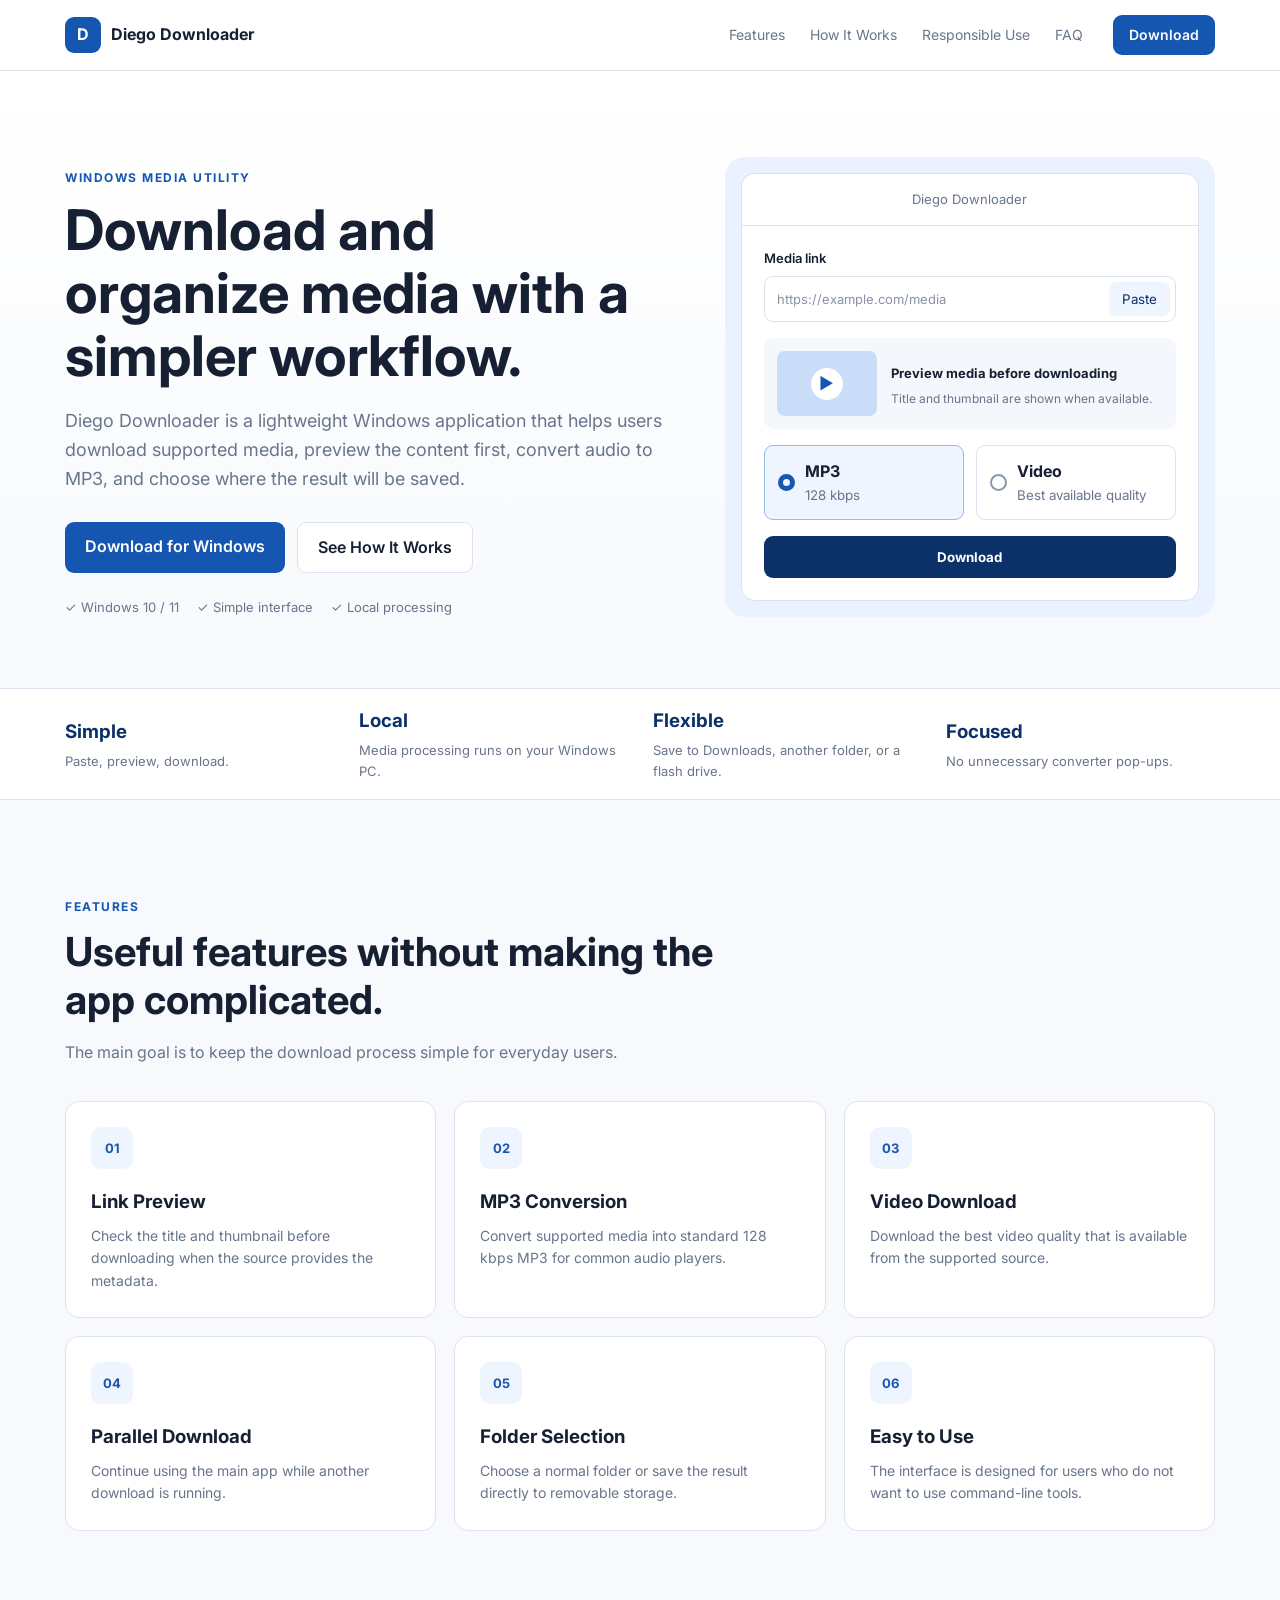
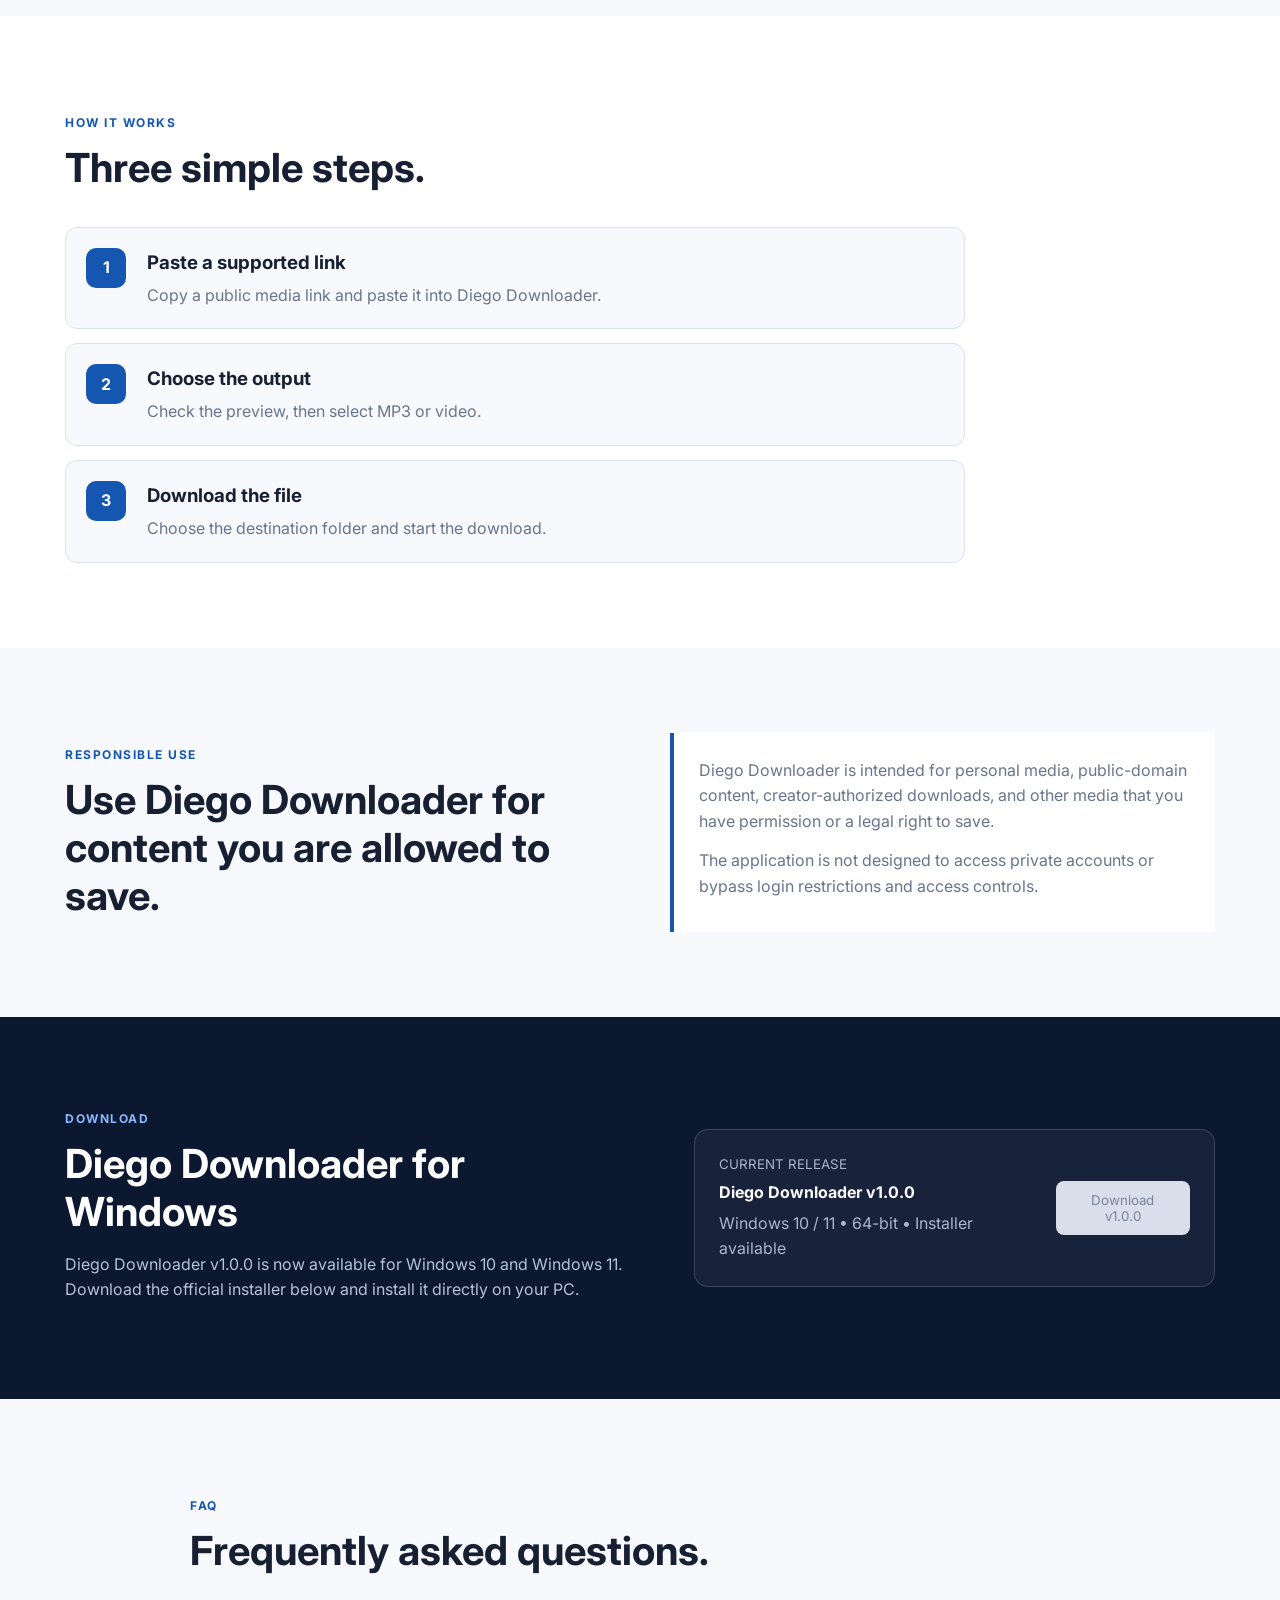
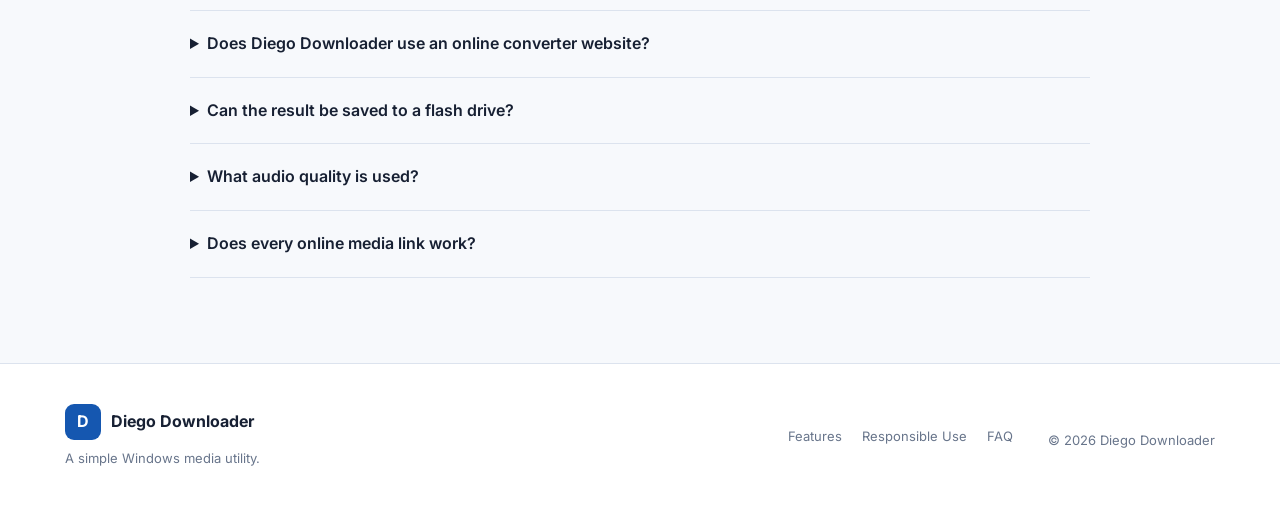
<file: index.html>
<!DOCTYPE html>
<html lang="en">
<head>
  <meta charset="UTF-8">
  <meta name="viewport" content="width=device-width, initial-scale=1.0">

  <title>Diego Downloader - Simple Windows Media Utility</title>

  <meta
    name="description"
    content="Diego Downloader is a simple Windows media utility for previewing, downloading, and organizing supported media with MP3 and video options."
  >
  <meta name="robots" content="index, follow">

  <link rel="canonical" href="https://diegoprac.github.io/Diego-Downloader/">

  <meta property="og:title" content="Diego Downloader">
  <meta
    property="og:description"
    content="A simple Windows media utility for previewing, downloading, and organizing supported media."
  >
  <meta property="og:type" content="website">
  <meta property="og:url" content="https://diegoprac.github.io/Diego-Downloader/">

  <meta name="twitter:card" content="summary">
  <meta name="twitter:title" content="Diego Downloader">
  <meta
    name="twitter:description"
    content="A simple Windows media utility for previewing, downloading, and organizing supported media."
  >

  <link rel="preconnect" href="https://fonts.googleapis.com">
  <link rel="preconnect" href="https://fonts.gstatic.com" crossorigin>
  <link
    href="https://fonts.googleapis.com/css2?family=Inter:wght@400;500;600;700&display=swap"
    rel="stylesheet"
  >
  <link rel="stylesheet" href="style.css">
  <script type="application/ld+json">
{
  "@context": "https://schema.org",
  "@type": "SoftwareApplication",
  "name": "Diego Downloader",
  "operatingSystem": "Windows 10, Windows 11",
  "applicationCategory": "MultimediaApplication",
  "softwareVersion": "1.0.0",
  "description": "Diego Downloader is a simple Windows media utility for previewing, downloading, and organizing supported media with MP3 and video options.",
  "url": "https://diegoprac.github.io/Diego-Downloader/",
  "downloadUrl": "https://github.com/DiegoPrac/Diego-Downloader/releases/download/v1.0.0/DiegoDownloader_Setup_v1.0.exe",
  "offers": {
    "@type": "Offer",
    "price": "0",
    "priceCurrency": "IDR"
  },
  "author": {
    "@type": "Person",
    "name": "Diego"
  }
}
</script>
</head>

<body>
  <!-- Navbar -->
  <header class="navbar">
    <div class="container navbar-content">
      <a href="#home" class="logo">
        <span class="logo-icon">D</span>
        <span>Diego Downloader</span>
      </a>

      <nav class="nav-menu">
        <a href="#features">Features</a>
        <a href="#how">How It Works</a>
        <a href="#responsible">Responsible Use</a>
        <a href="#faq">FAQ</a>
      </nav>

      <a href="https://github.com/DiegoPrac/Diego-Downloader/releases/download/v1.0.0/DiegoDownloader_Setup_v1.0.exe"
   class="button small-button">
  Download
</a>
    </div>
  </header>

  <main>
    <!-- Hero -->
    <section class="hero" id="home">
      <div class="container hero-content">
        <div class="hero-text">
          <p class="section-tag">WINDOWS MEDIA UTILITY</p>

          <h1>Download and organize media with a simpler workflow.</h1>

          <p class="hero-description">
            Diego Downloader is a lightweight Windows application that helps users
            download supported media, preview the content first, convert audio to MP3,
            and choose where the result will be saved.
          </p>

          <div class="hero-buttons">
            <a href="https://github.com/DiegoPrac/Diego-Downloader/releases/download/v1.0.0/DiegoDownloader_Setup_v1.0.exe"
   class="button">
  Download for Windows
</a>
            <a href="#how" class="button button-outline">See How It Works</a>
          </div>

          <div class="hero-info">
            <span>✓ Windows 10 / 11</span>
            <span>✓ Simple interface</span>
            <span>✓ Local processing</span>
          </div>
        </div>

        <!-- Simple mockup aplikasi -->
        <div class="app-preview">
          <div class="preview-header">
            <span>Diego Downloader</span>
          </div>

          <div class="preview-body">
            <label>Media link</label>

            <div class="fake-input">
              <span>https://example.com/media</span>
              <button>Paste</button>
            </div>

            <div class="fake-preview">
              <div class="thumbnail">
                <span>▶</span>
              </div>

              <div>
                <strong>Preview media before downloading</strong>
                <p>Title and thumbnail are shown when available.</p>
              </div>
            </div>

            <div class="format-options">
              <div class="format active">
                <span class="circle"></span>
                <div>
                  <strong>MP3</strong>
                  <small>128 kbps</small>
                </div>
              </div>

              <div class="format">
                <span class="circle"></span>
                <div>
                  <strong>Video</strong>
                  <small>Best available quality</small>
                </div>
              </div>
            </div>

            <button class="fake-download">Download</button>
          </div>
        </div>
      </div>
    </section>

    <!-- Ringkasan fitur -->
    <section class="quick-info">
      <div class="container quick-grid">
        <div>
          <h3>Simple</h3>
          <p>Paste, preview, download.</p>
        </div>

        <div>
          <h3>Local</h3>
          <p>Media processing runs on your Windows PC.</p>
        </div>

        <div>
          <h3>Flexible</h3>
          <p>Save to Downloads, another folder, or a flash drive.</p>
        </div>

        <div>
          <h3>Focused</h3>
          <p>No unnecessary converter pop-ups.</p>
        </div>
      </div>
    </section>

    <!-- Features -->
    <section class="section" id="features">
      <div class="container">
        <div class="section-title">
          <p class="section-tag">FEATURES</p>
          <h2>Useful features without making the app complicated.</h2>
          <p>
            The main goal is to keep the download process simple for everyday users.
          </p>
        </div>

        <div class="feature-grid">
          <article class="feature-card">
            <span class="feature-number">01</span>
            <h3>Link Preview</h3>
            <p>
              Check the title and thumbnail before downloading when the source provides
              the metadata.
            </p>
          </article>

          <article class="feature-card">
            <span class="feature-number">02</span>
            <h3>MP3 Conversion</h3>
            <p>
              Convert supported media into standard 128 kbps MP3 for common audio players.
            </p>
          </article>

          <article class="feature-card">
            <span class="feature-number">03</span>
            <h3>Video Download</h3>
            <p>
              Download the best video quality that is available from the supported source.
            </p>
          </article>

          <article class="feature-card">
            <span class="feature-number">04</span>
            <h3>Parallel Download</h3>
            <p>
              Continue using the main app while another download is running.
            </p>
          </article>

          <article class="feature-card">
            <span class="feature-number">05</span>
            <h3>Folder Selection</h3>
            <p>
              Choose a normal folder or save the result directly to removable storage.
            </p>
          </article>

          <article class="feature-card">
            <span class="feature-number">06</span>
            <h3>Easy to Use</h3>
            <p>
              The interface is designed for users who do not want to use command-line tools.
            </p>
          </article>
        </div>
      </div>
    </section>

    <!-- How it works -->
    <section class="section light-section" id="how">
      <div class="container">
        <div class="section-title">
          <p class="section-tag">HOW IT WORKS</p>
          <h2>Three simple steps.</h2>
        </div>

        <div class="steps">
          <div class="step-card">
            <span>1</span>
            <div>
              <h3>Paste a supported link</h3>
              <p>Copy a public media link and paste it into Diego Downloader.</p>
            </div>
          </div>

          <div class="step-card">
            <span>2</span>
            <div>
              <h3>Choose the output</h3>
              <p>Check the preview, then select MP3 or video.</p>
            </div>
          </div>

          <div class="step-card">
            <span>3</span>
            <div>
              <h3>Download the file</h3>
              <p>Choose the destination folder and start the download.</p>
            </div>
          </div>
        </div>
      </div>
    </section>

    <!-- Responsible use -->
    <section class="section" id="responsible">
      <div class="container responsible-content">
        <div>
          <p class="section-tag">RESPONSIBLE USE</p>
          <h2>Use Diego Downloader for content you are allowed to save.</h2>
        </div>

        <div class="responsible-box">
          <p>
            Diego Downloader is intended for personal media, public-domain content,
            creator-authorized downloads, and other media that you have permission
            or a legal right to save.
          </p>

          <p>
            The application is not designed to access private accounts or bypass
            login restrictions and access controls.
          </p>
        </div>
      </div>
    </section>

<!-- Download -->
<section class="download-section" id="download">
  <div class="container download-content">
    <div>
      <p class="section-tag light-tag">DOWNLOAD</p>
      <h2>Diego Downloader for Windows</h2>

      <p>
        Diego Downloader v1.0.0 is now available for Windows 10 and Windows 11.
        Download the official installer below and install it directly on your PC.
      </p>
    </div>

    <div class="download-box">
      <div>
        <small>CURRENT RELEASE</small>
        <strong>Diego Downloader v1.0.0</strong>
        <span>Windows 10 / 11 • 64-bit • Installer available</span>
      </div>

      <button
        type="button"
        onclick="window.location.href='https://github.com/DiegoPrac/Diego-Downloader/releases/download/v1.0.0/DiegoDownloader_Setup_v1.0.exe'">
        Download v1.0.0
      </button>
    </div>
  </div>
</section>

    <!-- FAQ -->
    <section class="section" id="faq">
      <div class="container faq-container">
        <div class="section-title">
          <p class="section-tag">FAQ</p>
          <h2>Frequently asked questions.</h2>
        </div>

        <div class="faq-list">
          <details>
            <summary>Does Diego Downloader use an online converter website?</summary>
            <p>
              No. The Windows application is designed to process supported media locally.
            </p>
          </details>

          <details>
            <summary>Can the result be saved to a flash drive?</summary>
            <p>
              Yes. Users can choose a normal folder or a connected removable drive.
            </p>
          </details>

          <details>
            <summary>What audio quality is used?</summary>
            <p>
              The standard MP3 option currently uses 128 kbps.
            </p>
          </details>

          <details>
            <summary>Does every online media link work?</summary>
            <p>
              No. It depends on the source, public access, technical support,
              and the permission to access the content.
            </p>
          </details>
        </div>
      </div>
    </section>
  </main>

  <!-- Footer -->
  <footer>
    <div class="container footer-content">
      <div>
        <a href="#home" class="logo">
          <span class="logo-icon">D</span>
          <span>Diego Downloader</span>
        </a>

        <p>A simple Windows media utility.</p>
      </div>

      <div class="footer-menu">
        <a href="#features">Features</a>
        <a href="#responsible">Responsible Use</a>
        <a href="#faq">FAQ</a>
      </div>

      <p>© <span id="year"></span> Diego Downloader</p>
    </div>
  </footer>

  <script src="script.js"></script>
</body>
</html>
</file>
<file: style.css>
/* =========================
   Pengaturan dasar
========================= */

:root {
  --blue: #1557b0;
  --dark-blue: #0c3169;
  --light-blue: #eef5ff;
  --text: #172033;
  --gray: #68758b;
  --border: #dce3ee;
  --background: #f7f9fc;
}

* {
  box-sizing: border-box;
}

html {
  scroll-behavior: smooth;
}

body {
  margin: 0;
  font-family: "Inter", Arial, sans-serif;
  background-color: var(--background);
  color: var(--text);
  line-height: 1.6;
}

a {
  color: inherit;
  text-decoration: none;
}

button {
  font-family: inherit;
}

.container {
  width: 90%;
  max-width: 1150px;
  margin: auto;
}


/* =========================
   Navbar
========================= */

.navbar {
  background-color: white;
  border-bottom: 1px solid var(--border);
  position: sticky;
  top: 0;
  z-index: 100;
}

.navbar-content {
  min-height: 70px;
  display: flex;
  align-items: center;
  gap: 30px;
}

.logo {
  display: flex;
  align-items: center;
  gap: 10px;
  font-weight: 700;
}

.logo-icon {
  width: 36px;
  height: 36px;
  border-radius: 9px;
  background-color: var(--blue);
  color: white;
  display: flex;
  align-items: center;
  justify-content: center;
}

.nav-menu {
  margin-left: auto;
  display: flex;
  gap: 25px;
  font-size: 14px;
  color: var(--gray);
}

.nav-menu a:hover {
  color: var(--blue);
}


/* =========================
   Button
========================= */

.button {
  display: inline-block;
  padding: 12px 20px;
  border-radius: 9px;
  background-color: var(--blue);
  color: white;
  font-weight: 600;
}

.button:hover {
  background-color: #104a98;
}

.small-button {
  padding: 9px 16px;
  font-size: 14px;
}

.button-outline {
  background-color: white;
  color: var(--text);
  border: 1px solid var(--border);
}

.button-outline:hover {
  background-color: #f4f7fb;
}


/* =========================
   Hero
========================= */

.hero {
  padding: 85px 0 70px;
  background: linear-gradient(to bottom, white, #f7f9fc);
}

.hero-content {
  display: grid;
  grid-template-columns: 1.1fr 0.9fr;
  gap: 60px;
  align-items: center;
}

.section-tag {
  color: var(--blue);
  font-size: 12px;
  font-weight: 700;
  letter-spacing: 1.5px;
}

.hero h1 {
  font-size: 56px;
  line-height: 1.12;
  margin: 10px 0 20px;
}

.hero-description {
  color: var(--gray);
  font-size: 18px;
  max-width: 680px;
}

.hero-buttons {
  display: flex;
  gap: 12px;
  margin-top: 28px;
}

.hero-info {
  margin-top: 24px;
  display: flex;
  gap: 18px;
  flex-wrap: wrap;
  font-size: 13px;
  color: var(--gray);
}


/* =========================
   Preview aplikasi
========================= */

.app-preview {
  background-color: #eaf2ff;
  padding: 16px;
  border-radius: 20px;
}

.preview-header {
  background-color: white;
  padding: 15px;
  text-align: center;
  border: 1px solid var(--border);
  border-bottom: none;
  border-radius: 14px 14px 0 0;
  font-size: 13px;
  color: var(--gray);
}

.preview-body {
  padding: 22px;
  background-color: white;
  border: 1px solid var(--border);
  border-radius: 0 0 14px 14px;
}

.preview-body label {
  display: block;
  margin-bottom: 8px;
  font-weight: 600;
  font-size: 13px;
}

.fake-input {
  border: 1px solid var(--border);
  border-radius: 9px;
  min-height: 46px;
  padding: 5px 5px 5px 12px;

  display: flex;
  align-items: center;
  gap: 10px;

  color: #8993a3;
  font-size: 13px;
}

.fake-input span {
  flex: 1;
}

.fake-input button {
  border: none;
  background-color: var(--light-blue);
  color: var(--dark-blue);
  border-radius: 7px;
  padding: 9px 13px;
  cursor: pointer;
}

.fake-preview {
  margin-top: 16px;
  background-color: #f4f7fb;
  padding: 13px;
  border-radius: 10px;

  display: grid;
  grid-template-columns: 100px 1fr;
  gap: 14px;
  align-items: center;
}

.thumbnail {
  height: 65px;
  border-radius: 8px;
  background-color: #cadcf8;

  display: flex;
  align-items: center;
  justify-content: center;
}

.thumbnail span {
  width: 32px;
  height: 32px;
  border-radius: 50%;
  background-color: white;
  color: var(--blue);

  display: flex;
  align-items: center;
  justify-content: center;
}

.fake-preview strong {
  font-size: 13px;
}

.fake-preview p {
  margin: 4px 0 0;
  color: var(--gray);
  font-size: 12px;
}

.format-options {
  display: grid;
  grid-template-columns: 1fr 1fr;
  gap: 12px;
  margin-top: 16px;
}

.format {
  border: 1px solid var(--border);
  border-radius: 9px;
  padding: 13px;

  display: flex;
  align-items: center;
  gap: 10px;
}

.format.active {
  background-color: var(--light-blue);
  border-color: #97b8e8;
}

.circle {
  width: 17px;
  height: 17px;
  border-radius: 50%;
  border: 2px solid #8b98aa;
}

.format.active .circle {
  border: 5px solid var(--blue);
}

.format strong,
.format small {
  display: block;
}

.format small {
  color: var(--gray);
}

.fake-download {
  width: 100%;
  margin-top: 16px;
  padding: 13px;

  border: none;
  border-radius: 9px;

  color: white;
  background-color: var(--dark-blue);

  font-weight: 700;
}


/* =========================
   Quick info
========================= */

.quick-info {
  background-color: white;
  border-top: 1px solid var(--border);
  border-bottom: 1px solid var(--border);
}

.quick-grid {
  min-height: 110px;
  display: grid;
  grid-template-columns: repeat(4, 1fr);
  gap: 25px;
  align-items: center;
}

.quick-grid h3 {
  margin: 0;
  color: var(--dark-blue);
}

.quick-grid p {
  margin: 4px 0 0;
  color: var(--gray);
  font-size: 13px;
}


/* =========================
   Section umum
========================= */

.section {
  padding: 85px 0;
}

.light-section {
  background-color: white;
}

.section-title {
  max-width: 720px;
  margin-bottom: 35px;
}

.section-title h2,
.responsible-content h2,
.download-content h2 {
  font-size: 40px;
  line-height: 1.2;
  margin: 8px 0 12px;
}

.section-title > p:last-child {
  color: var(--gray);
}


/* =========================
   Features
========================= */

.feature-grid {
  display: grid;
  grid-template-columns: repeat(3, 1fr);
  gap: 18px;
}

.feature-card {
  background-color: white;
  border: 1px solid var(--border);
  border-radius: 14px;
  padding: 25px;
}

.feature-number {
  width: 42px;
  height: 42px;
  border-radius: 10px;

  background-color: var(--light-blue);
  color: var(--blue);

  display: flex;
  align-items: center;
  justify-content: center;

  font-size: 13px;
  font-weight: 700;
}

.feature-card h3 {
  margin: 18px 0 8px;
}

.feature-card p {
  margin: 0;
  color: var(--gray);
  font-size: 14px;
}


/* =========================
   How it works
========================= */

.steps {
  max-width: 900px;
  display: grid;
  gap: 14px;
}

.step-card {
  background-color: var(--background);
  border: 1px solid var(--border);
  border-radius: 12px;
  padding: 20px;

  display: grid;
  grid-template-columns: 45px 1fr;
  gap: 16px;
}

.step-card > span {
  width: 40px;
  height: 40px;
  border-radius: 10px;

  background-color: var(--blue);
  color: white;

  display: flex;
  align-items: center;
  justify-content: center;

  font-weight: 700;
}

.step-card h3 {
  margin: 0 0 5px;
}

.step-card p {
  margin: 0;
  color: var(--gray);
}


/* =========================
   Responsible use
========================= */

.responsible-content {
  display: grid;
  grid-template-columns: 1fr 1fr;
  gap: 60px;
}

.responsible-box {
  background-color: white;
  border-left: 4px solid var(--blue);
  padding: 25px;
}

.responsible-box p {
  margin: 0;
  color: var(--gray);
}

.responsible-box p + p {
  margin-top: 14px;
}


/* =========================
   Download section
========================= */

.download-section {
  padding: 80px 0;
  background-color: #0c1730;
  color: white;
}

.light-tag {
  color: #8ab9ff;
}

.download-content {
  display: grid;
  grid-template-columns: 1fr 0.9fr;
  gap: 50px;
  align-items: center;
}

.download-content > div > p:last-child {
  color: #b7c2d7;
}

.download-box {
  padding: 24px;
  border-radius: 14px;
  border: 1px solid rgba(255, 255, 255, 0.15);

  display: flex;
  justify-content: space-between;
  align-items: center;
  gap: 20px;

  background-color: rgba(255, 255, 255, 0.05);
}

.download-box div {
  display: grid;
  gap: 5px;
}

.download-box small,
.download-box span {
  color: #a8b6ce;
}

.download-box button {
  border: none;
  border-radius: 8px;
  padding: 11px 17px;

  background-color: #d8dfeb;
  color: #7a8598;
}


/* =========================
   FAQ
========================= */

.faq-container {
  max-width: 900px;
}

.faq-list {
  border-top: 1px solid var(--border);
}

details {
  border-bottom: 1px solid var(--border);
}

summary {
  padding: 20px 0;
  cursor: pointer;
  font-weight: 600;
}

details p {
  color: var(--gray);
  margin: 0 0 20px;
}


/* =========================
   Footer
========================= */

footer {
  background-color: white;
  border-top: 1px solid var(--border);
  padding: 40px 0;
}

.footer-content {
  display: grid;
  grid-template-columns: 1fr auto auto;
  gap: 35px;
  align-items: center;
}

.footer-content p {
  margin: 8px 0 0;
  color: var(--gray);
  font-size: 13px;
}

.footer-menu {
  display: flex;
  gap: 20px;
  color: var(--gray);
  font-size: 13px;
}

.footer-menu a:hover {
  color: var(--blue);
}


/* =========================
   Responsive
========================= */

@media (max-width: 900px) {
  .nav-menu {
    display: none;
  }

  .hero-content,
  .responsible-content,
  .download-content {
    grid-template-columns: 1fr;
  }

  .quick-grid,
  .feature-grid {
    grid-template-columns: repeat(2, 1fr);
  }

  .footer-content {
    grid-template-columns: 1fr;
  }
}

@media (max-width: 600px) {
  .navbar .small-button {
    display: none;
  }

  .hero {
    padding-top: 60px;
  }

  .hero h1 {
    font-size: 40px;
  }

  .hero-buttons {
    flex-direction: column;
  }

  .quick-grid,
  .feature-grid,
  .format-options {
    grid-template-columns: 1fr;
  }

  .quick-grid {
    padding: 25px 0;
  }

  .fake-preview {
    grid-template-columns: 1fr;
  }

  .thumbnail {
    height: 120px;
  }

  .section-title h2,
  .responsible-content h2,
  .download-content h2 {
    font-size: 32px;
  }

  .download-box {
    flex-direction: column;
    align-items: flex-start;
  }

  .footer-menu {
    flex-wrap: wrap;
  }
}
</file>
